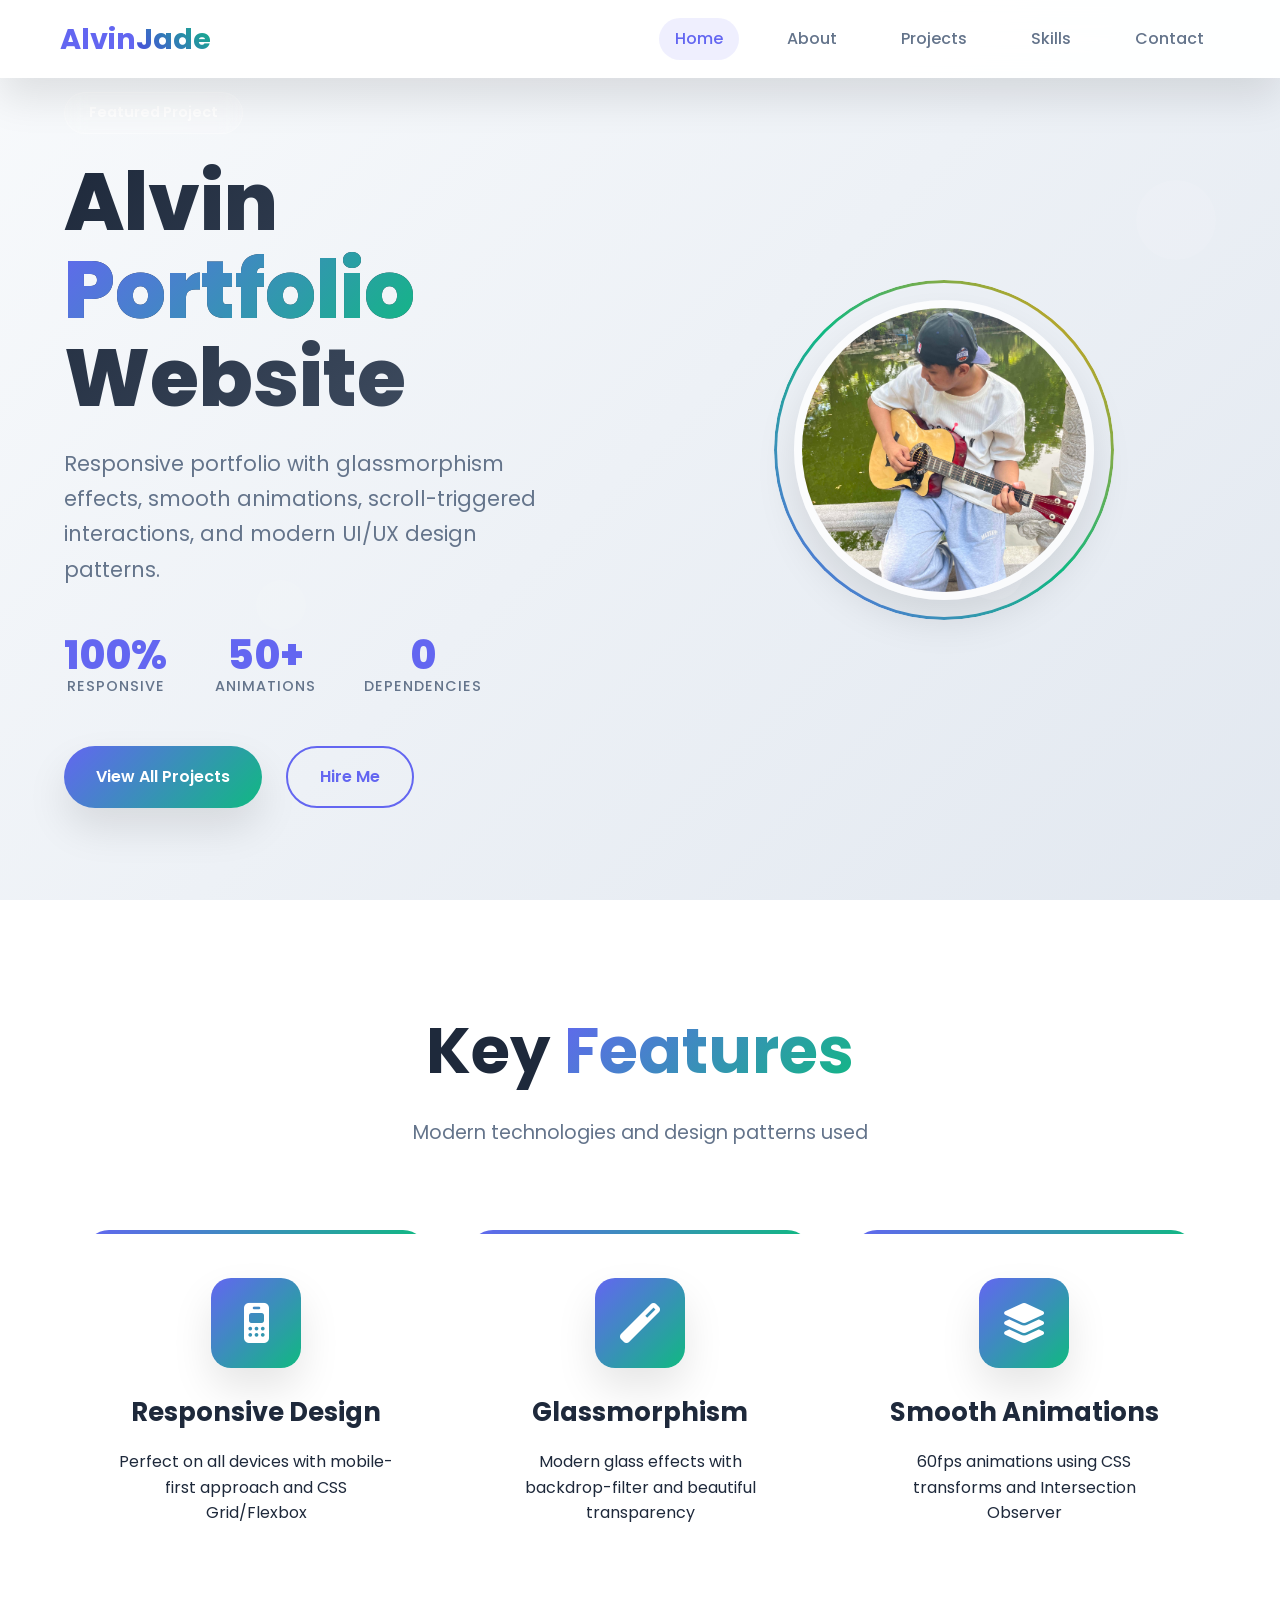
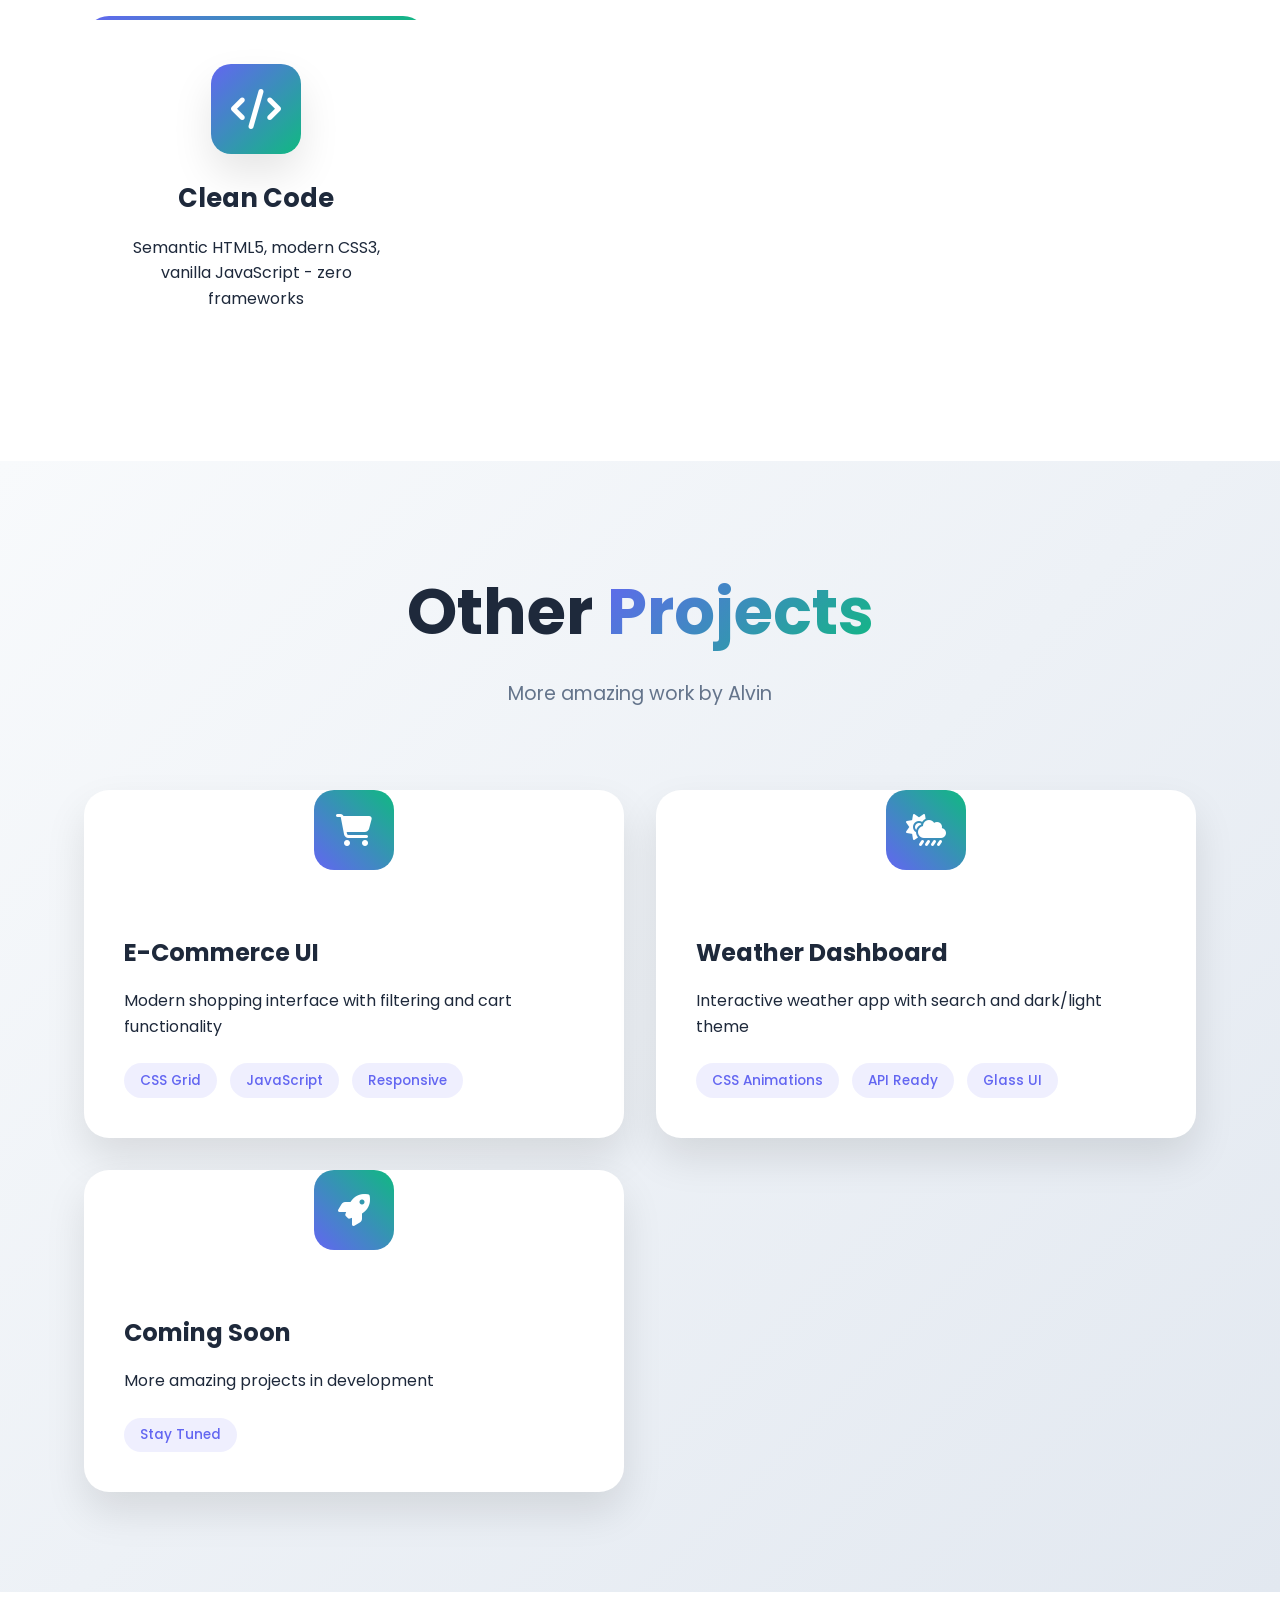
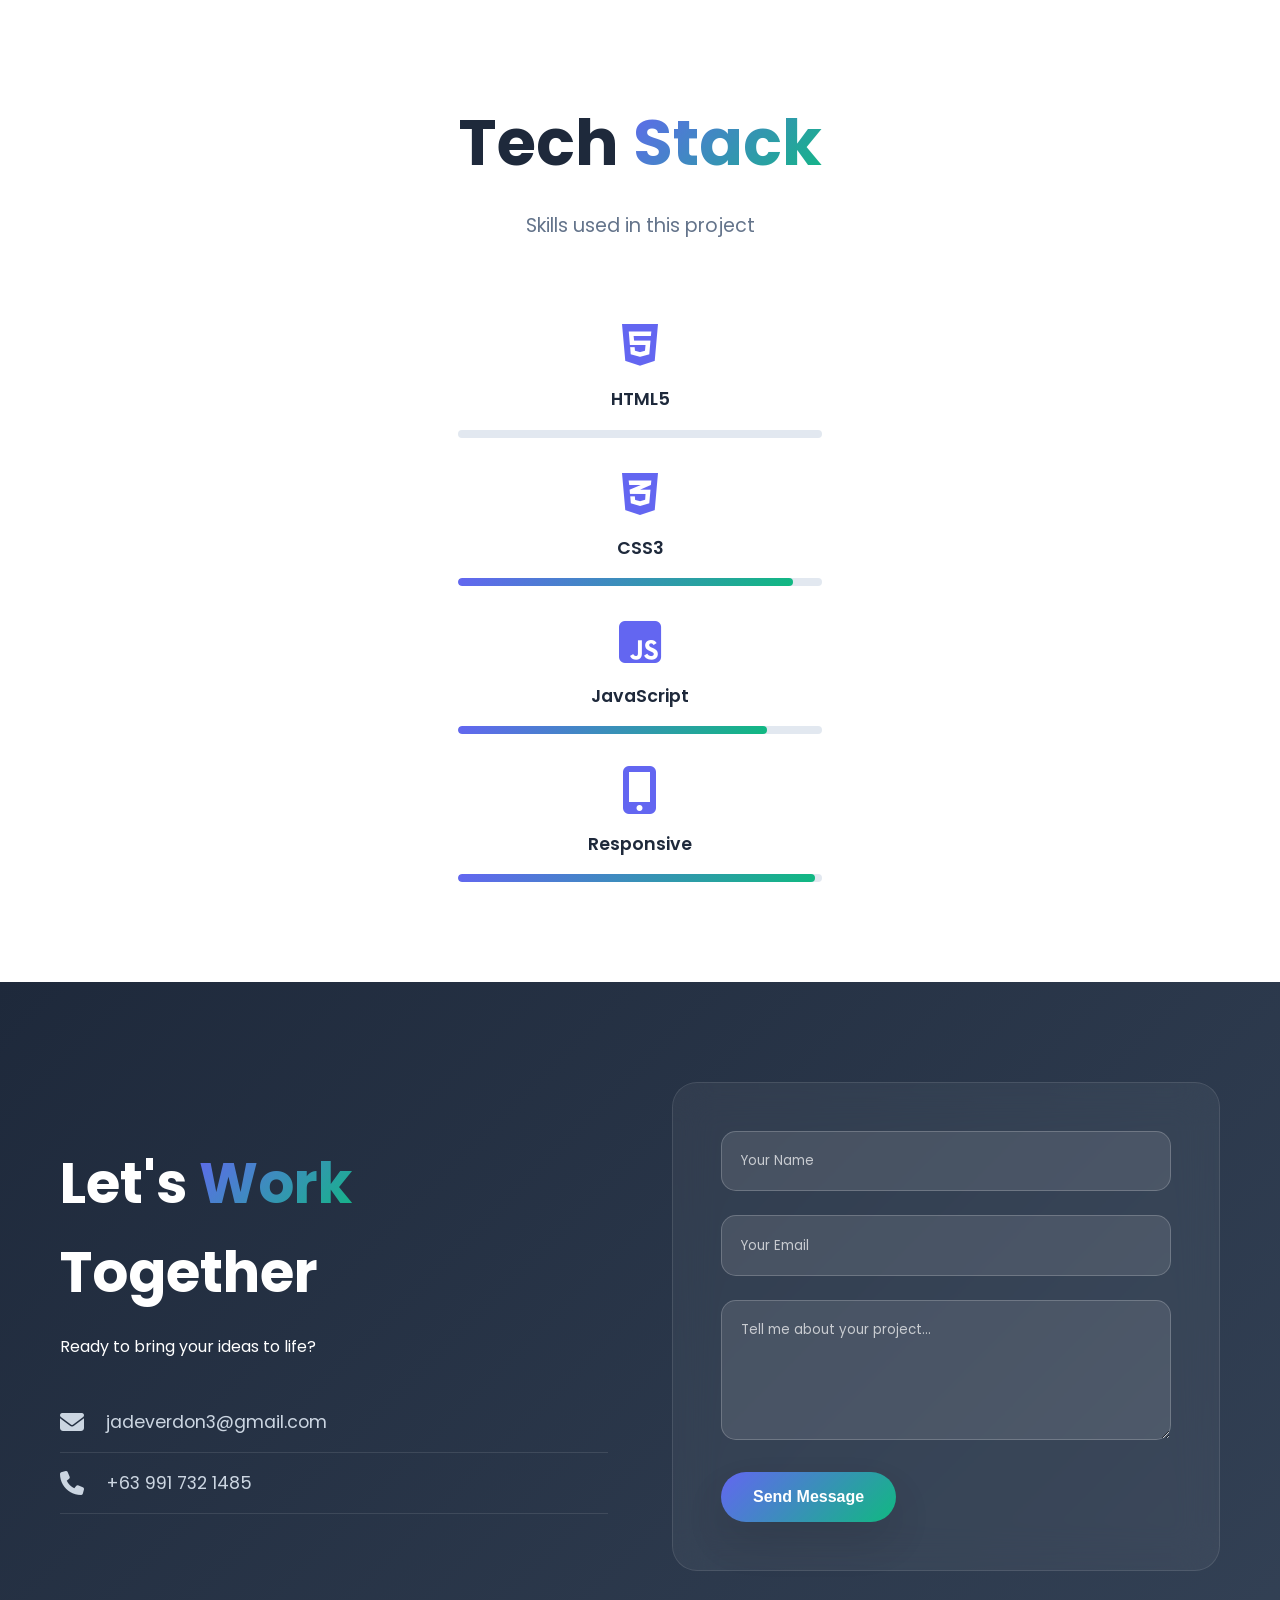
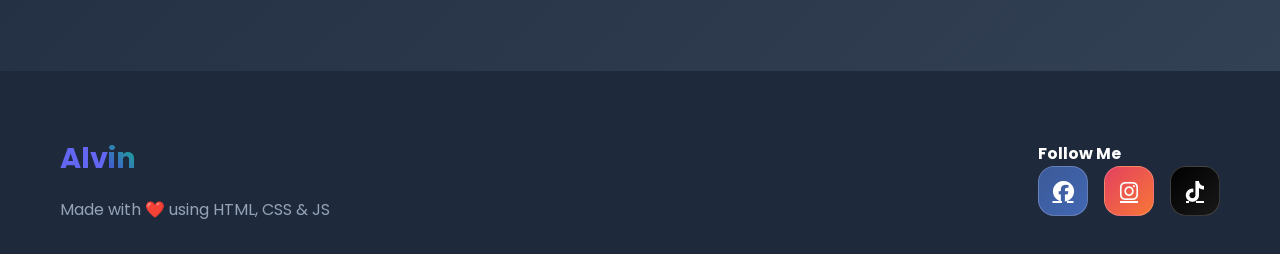
<file: index.html>
<!DOCTYPE html>
<html lang="en">

<head>
    <meta charset="UTF-8">
    <meta name="viewport" content="width=device-width, initial-scale=1.0">
    <title>Alvin's Portfolio</title>
    <link rel="preconnect" href="https://fonts.googleapis.com">
    <link rel="preconnect" href="https://fonts.gstatic.com" crossorigin>
    <link href="https://fonts.googleapis.com/css2?family=Poppins:wght@300;400;500;600;700&display=swap"
        rel="stylesheet">
    <link rel="stylesheet" href="https://cdnjs.cloudflare.com/ajax/libs/font-awesome/6.5.2/css/all.min.css">
    <link rel="stylesheet" href="portfolio.css">
</head>

<body>
    <!-- Loading Screen -->
    <div class="loader">
        <div class="loader-content">
            <div class="logo-loader">Alvin<span>Portfolio</span></div>
            <div class="loader-bar">
                <div class="loader-progress"></div>
            </div>
        </div>
    </div>

    <!-- Navbar -->
    <nav class="navbar">
        <div class="nav-container">
            <div class="logo">Alvin<span>Jade</span></div>
            <div class="nav-menu" id="navMenu">
                <a href="#hero" class="nav-link active">Home</a>
                <a href="#about" class="nav-link">About</a>
                <a href="#projects" class="nav-link">Projects</a>
                <a href="#skills" class="nav-link">Skills</a>
                <a href="#contact" class="nav-link">Contact</a>
            </div>
            <div class="nav-toggle" id="navToggle">
                <span></span>
                <span></span>
                <span></span>
            </div>
        </div>
    </nav>

    <!-- Hero Section -->
    <section class="hero" id="hero">
        <div class="hero-container">
            <div class="hero-content">
                <div class="hero-badge"> Featured Project</div>
                <h1 class="hero-title">
                    Alvin <span>Portfolio</span> Website
                </h1>
                <p class="hero-desc">
                    Responsive portfolio with glassmorphism effects, smooth animations,
                    scroll-triggered interactions, and modern UI/UX design patterns.
                </p>
                <div class="hero-stats">
                    <div class="stat-item">
                        <div class="stat-number">100%</div>
                        <div class="stat-label">Responsive</div>
                    </div>
                    <div class="stat-item">
                        <div class="stat-number">50+</div>
                        <div class="stat-label">Animations</div>
                    </div>
                    <div class="stat-item">
                        <div class="stat-number">0</div>
                        <div class="stat-label">Dependencies</div>
                    </div>
                </div>
                <div class="hero-buttons">
                    <a href="#projects" class="btn btn-primary">View All Projects</a>
                    <a href="#contact" class="btn btn-secondary">Hire Me</a>
                </div>
            </div>
            <div class="hero-image">
                <div class="profile-circle">
                    <img src="alvin.jpg" alt="Alvin Profile" class="profile-img">
                    <div class="profile-ring"></div>
                </div>

            </div>
        </div>
        <div class="floating-elements">
            <div class="float-el float-1"></div>
            <div class="float-el float-2"></div>
            <div class="float-el float-3"></div>
        </div>
        </div>
        </div>
    </section>

    <!-- Features Section -->
    <section class="features" id="about">
        <div class="container">
            <div class="section-header">
                <h2>Key <span>Features</span></h2>
                <p>Modern technologies and design patterns used</p>
            </div>
            <div class="features-grid">
                <div class="feature-card">
                    <div class="feature-icon">
                        <i class="fa-solid fa-mobile-retro"></i>
                    </div>
                    <h3>Responsive Design</h3>
                    <p>Perfect on all devices with mobile-first approach and CSS Grid/Flexbox</p>
                </div>
                <div class="feature-card">
                    <div class="feature-icon">
                        <i class="fa-solid fa-magic"></i>
                    </div>
                    <h3>Glassmorphism</h3>
                    <p>Modern glass effects with backdrop-filter and beautiful transparency</p>
                </div>
                <div class="feature-card">
                    <div class="feature-icon">
                        <i class="fa-solid fa-layer-group"></i>
                    </div>
                    <h3>Smooth Animations</h3>
                    <p>60fps animations using CSS transforms and Intersection Observer</p>
                </div>
                <div class="feature-card">
                    <div class="feature-icon">
                        <i class="fa-solid fa-code"></i>
                    </div>
                    <h3>Clean Code</h3>
                    <p>Semantic HTML5, modern CSS3, vanilla JavaScript - zero frameworks</p>
                </div>
            </div>
        </div>
    </section>

    <!-- Projects Showcase -->
    <section class="projects" id="projects">
        <div class="container">
            <div class="section-header">
                <h2>Other <span>Projects</span></h2>
                <p>More amazing work by Alvin</p>
            </div>
            <div class="projects-grid">
                <a href="ecommerce.html" class="project-card" target="_blank">
                    <div class="project-image">
                        <i class="fa-solid fa-cart-shopping"></i>
                    </div>
                    <div class="project-content">
                        <h3>E-Commerce UI</h3>
                        <p>Modern shopping interface with filtering and cart functionality</p>
                        <div class="project-tech">
                            <span>CSS Grid</span>
                            <span>JavaScript</span>
                            <span>Responsive</span>
                        </div>
                    </div>
                </a>
                <a href="weather.html" class="project-card" target="_blank">
                    <div class="project-image">
                        <i class="fa-solid fa-cloud-sun-rain"></i>
                    </div>
                    <div class="project-content">
                        <h3>Weather Dashboard</h3>
                        <p>Interactive weather app with search and dark/light theme</p>
                        <div class="project-tech">
                            <span>CSS Animations</span>
                            <span>API Ready</span>
                            <span>Glass UI</span>
                        </div>
                    </div>
                </a>
                <a href="comingsoon.html" class="project-card">
                    <div class="project-image">
                        <i class="fa-solid fa-rocket"></i>
                    </div>
                    <div class="project-content">
                        <h3>Coming Soon</h3>
                        <p>More amazing projects in development</p>
                        <div class="project-tech">
                            <span>Stay Tuned</span>
                        </div>
                    </div>
                </a>
            </div>
        </div>
    </section>

    <!-- Skills Section -->
    <section class="skills" id="skills">
        <div class="container">
            <div class="section-header">
                <h2>Tech <span>Stack</span></h2>
                <p>Skills used in this project</p>
            </div>
            <div class="skills-grid">
                <div class="skill-item">
                    <i class="fa-brands fa-html5"></i>
                    <span>HTML5</span>
                    <div class="skill-bar">
                        <div class="skill-progress" data-width="95"></div>
                    </div>
                </div>
                <div class="skill-item">
                    <i class="fa-brands fa-css3-alt"></i>
                    <span>CSS3</span>
                    <div class="skill-bar">
                        <div class="skill-progress" data-width="92"></div>
                    </div>
                </div>
                <div class="skill-item">
                    <i class="fa-brands fa-js-square"></i>
                    <span>JavaScript</span>
                    <div class="skill-bar">
                        <div class="skill-progress" data-width="85"></div>
                    </div>
                </div>
                <div class="skill-item">
                    <i class="fa-solid fa-mobile-alt"></i>
                    <span>Responsive</span>
                    <div class="skill-bar">
                        <div class="skill-progress" data-width="98"></div>
                    </div>
                </div>
            </div>
        </div>
    </section>

    <!-- Contact Section -->
    <section class="contact" id="contact">
        <div class="container">
            <div class="contact-content">
                <div class="contact-info">
                    <h2>Let's <span>Work</span> Together</h2>
                    <p>Ready to bring your ideas to life?</p>
                    <div class="contact-links">
                        <a href="mailto:jadeverdon3@gmail.com" class="contact-link">
                            <i class="fa-solid fa-envelope"></i>
                            <span>jadeverdon3@gmail.com</span>
                        </a>
                        <a href="tel:+639917321485" class="contact-link">
                            <i class="fa-solid fa-phone"></i>
                            <span>+63 991 732 1485</span>
                        </a>
                    </div>
                </div>
                <form class="contact-form">
                    <input type="text" placeholder="Your Name" required>
                    <input type="email" placeholder="Your Email" required>
                    <textarea rows="5" placeholder="Tell me about your project..." required></textarea>
                    <button type="submit" class="btn btn-primary">Send Message</button>
                </form>
            </div>
        </div>
    </section>

    <!-- Footer -->
    <footer class="footer">
        <div class="container">
            <div class="footer-content">
                <div class="footer-brand">
                    <div class="logo">Alv<span>in</span></div>
                    <p>Made with ❤️ using HTML, CSS & JS</p>
                </div>
                <div class="footer-section">
                    <h4>Follow Me</h4>
                    <div class="social-links">
                        <a href="https://facebook.com/" target="_blank"><i class="fa-brands fa-facebook"></i></a>
                        <a href="https://instagram.com/" target="_blank"><i class="fa-brands fa-instagram"></i></a>
                        <a href="https://tiktok.com/" target="_blank"><i class="fa-brands fa-tiktok"></i></a>
                    </div>
                </div>
            </div>
        </div>
    </footer>

    <script src="portfolio.js"></script>
</body>

</html>
</file>
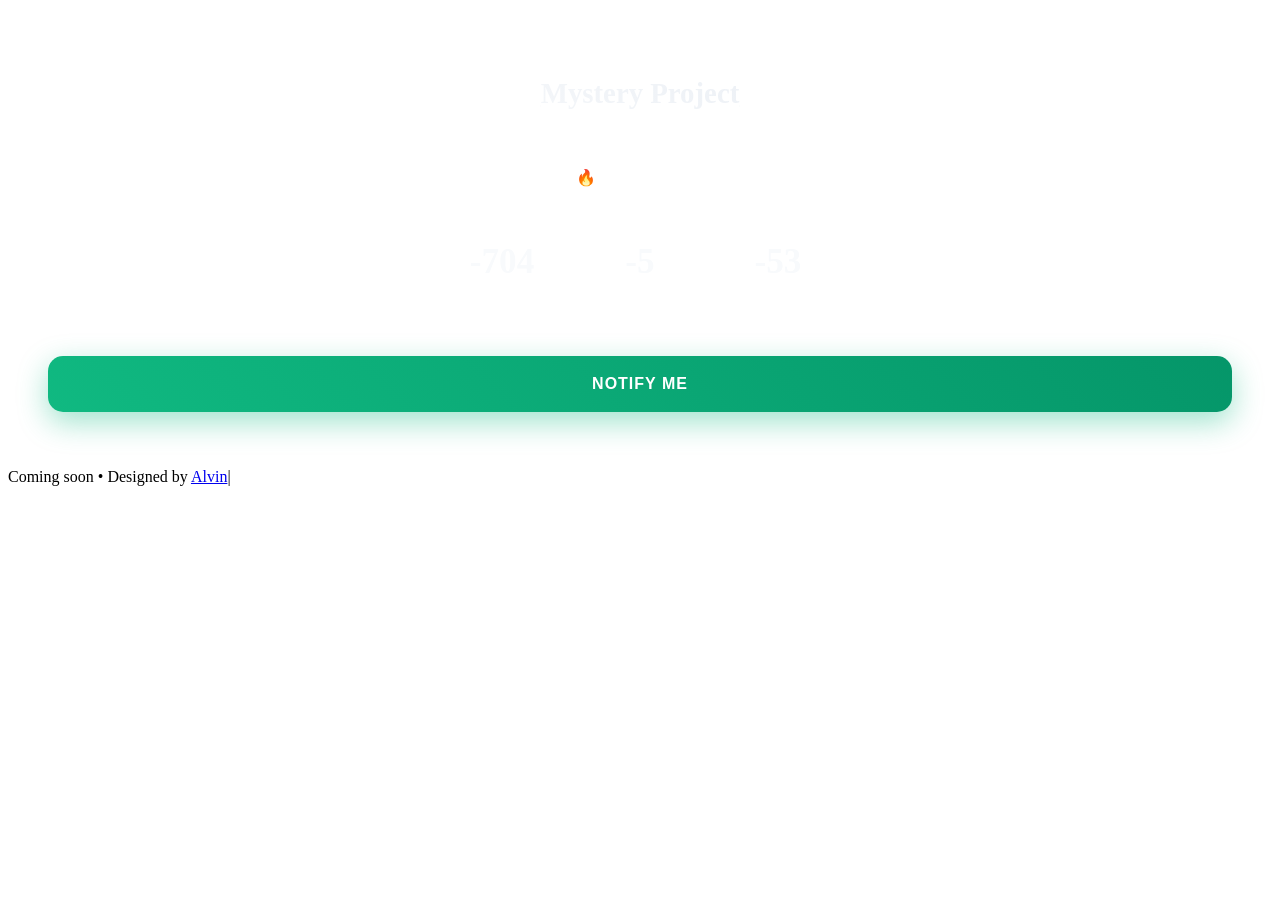
<file: comingsoon.html>
<html lang="en">
<head>
    <meta charset="UTF-8">
    <meta name="viewport" content="width=device-width, initial-scale=1.0">
    <title>Coming soon</title>
    <link rel="stylesheet" href="comingsoon.css">
</head>
<body>
    
</body>
</html>
<a href="portfolio.html" class="project-card coming-soon-card">
    <div class="project-image">
        <i class="fa-solid fa-rocket"></i>
        <div class="coming-soon-badge">Coming Soon</div>
    </div>
    <div class="project-content">
        <h3>Mystery Project</h3>
        <p>Something amazing is coming... Stay tuned!</p>
        <div class="project-tech">
            <span>🔥</span>
            <span>Top Secret</span>
            <span>2026</span>
        </div>
        <div class="countdown">
            <div class="count-item">
                <span class="count-number" id="days">12</span>
                <span class="count-label">Days</span>
            </div>
            <div class="count-item">
                <span class="count-number" id="hours">15</span>
                <span class="count-label">Hours</span>
            </div>
            <div class="count-item">
                <span class="count-number" id="minutes">32</span>
                <span class="count-label">Minutes</span>
            </div>
        </div>
        <button class="notify-btn">Notify Me</button>
    </div>
</a>
 <!-- Footer -->
    <footer class="footer">
        <div class="container">
            <p>Coming soon • Designed by <a href="index.html">Alvin</a>|</p>
        </div>
    </footer>
     <script src="comingsoon.js"></script>
</body>
</html>
</file>
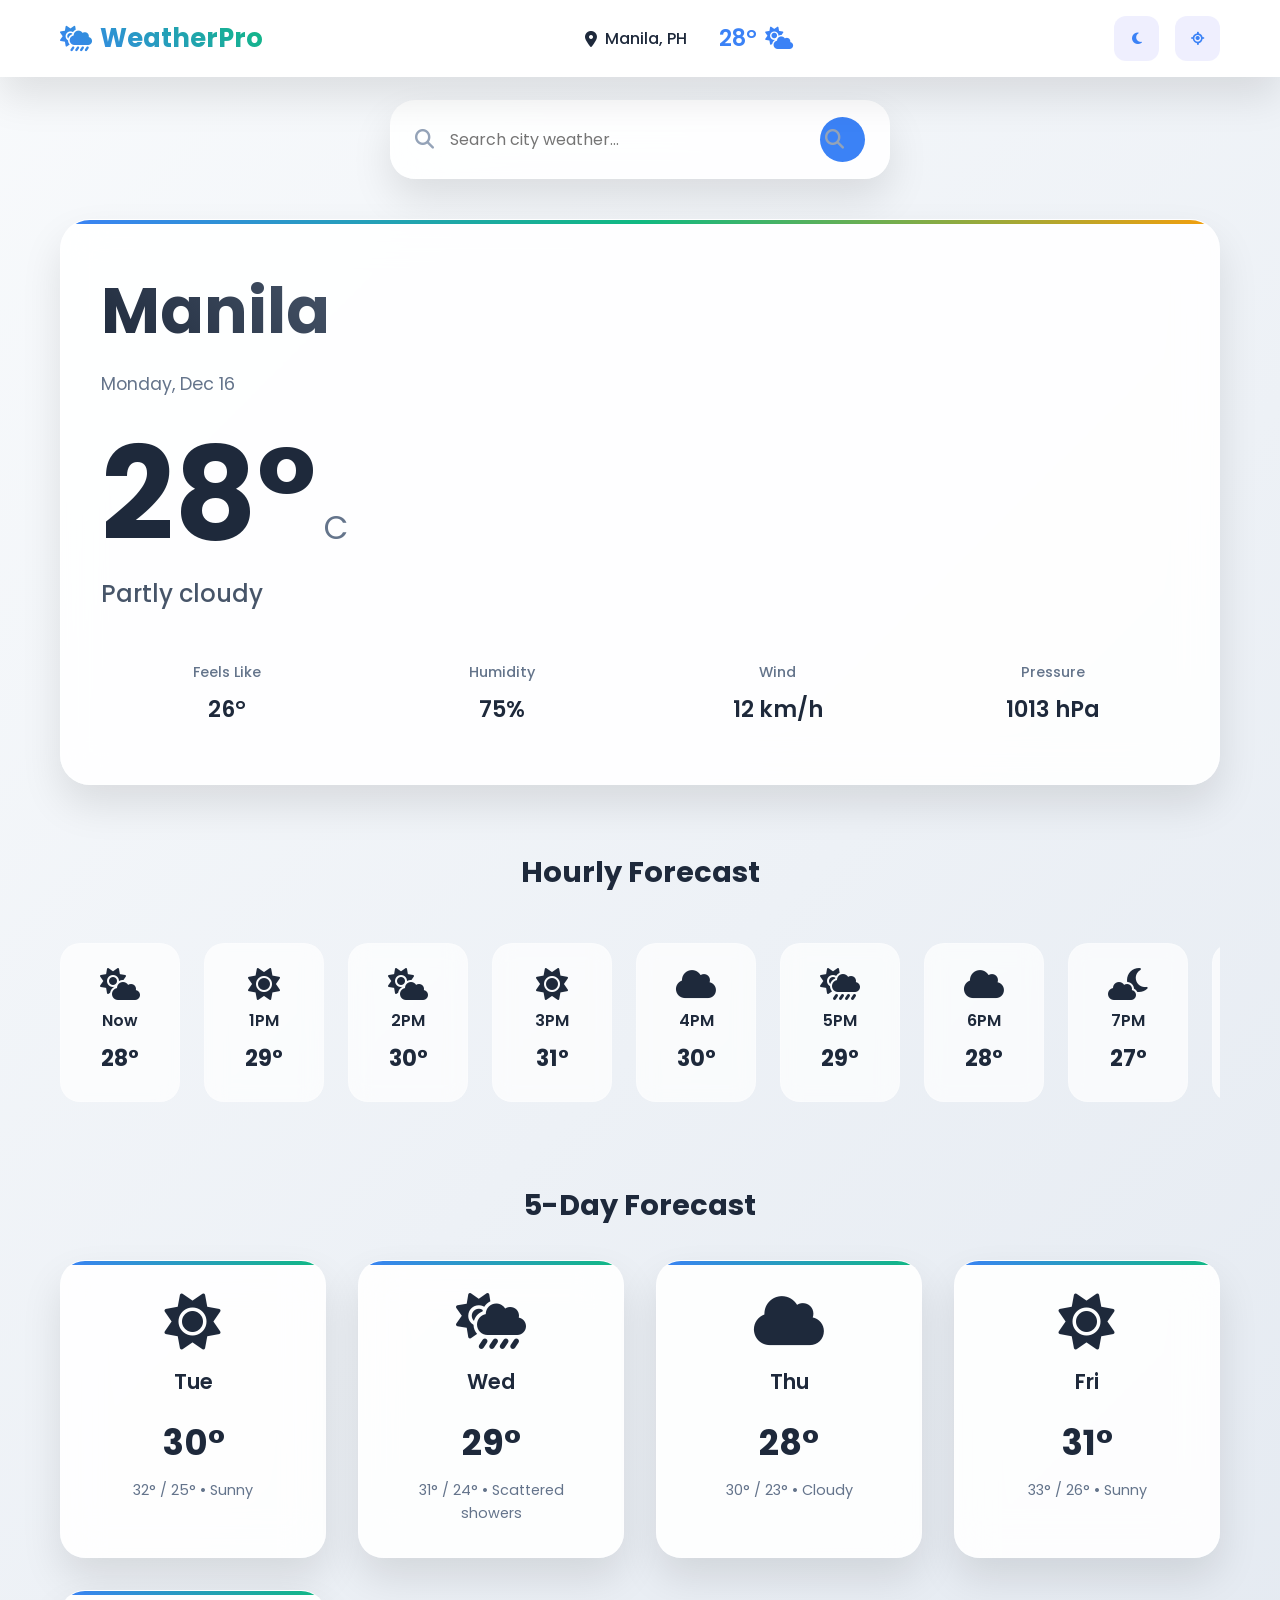
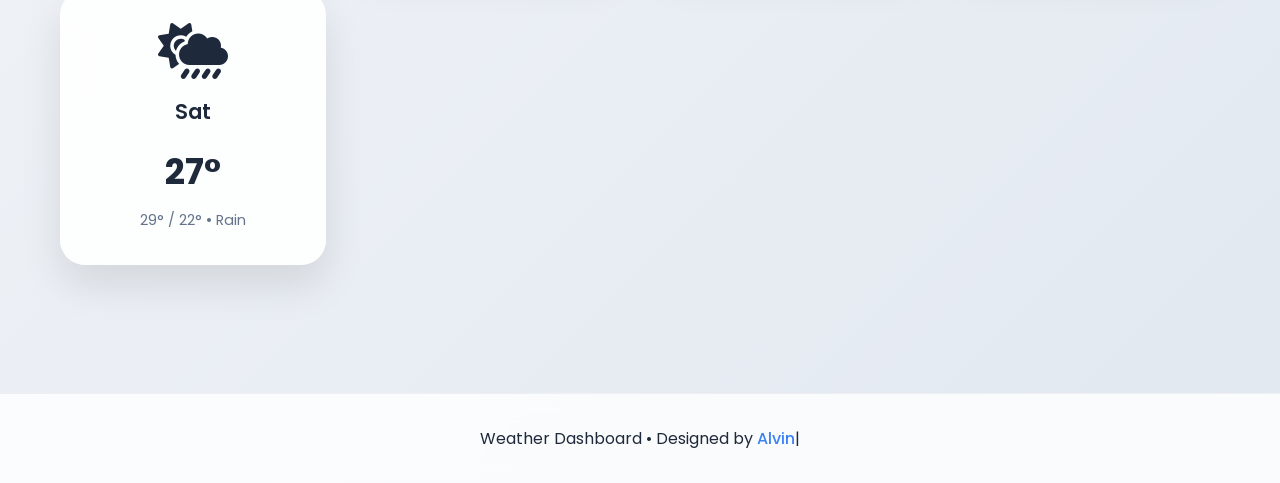
<file: weather.html>
<!DOCTYPE html>
<html lang="en">
<head>
    <meta charset="UTF-8">
    <meta name="viewport" content="width=device-width, initial-scale=1.0">
    <title>Weather Dashboard - Alvin Portfolio</title>
    <link rel="preconnect" href="https://fonts.googleapis.com">
    <link rel="preconnect" href="https://fonts.gstatic.com" crossorigin>
    <link href="https://fonts.googleapis.com/css2?family=Poppins:wght@300;400;500;600;700&display=swap" rel="stylesheet">
    <link rel="stylesheet" href="https://cdnjs.cloudflare.com/ajax/libs/font-awesome/6.5.2/css/all.min.css">
    <link rel="stylesheet" href="weather.css">
</head>
<body>
    <!-- Loading Screen -->
    <div class="loader">
        <div class="loader-circle">
            <i class="fa-solid fa-cloud-sun"></i>
        </div>
    </div>

    <!-- Header -->
    <header class="header">
        <div class="container">
            <div class="logo">
                <i class="fa-solid fa-cloud-sun-rain"></i>
                WeatherPro
            </div>
            <div class="header-center">
                <div class="current-location">
                    <i class="fa-solid fa-location-dot"></i>
                    <span id="currentCity">Manila, PH</span>
                </div>
                <div class="current-temp">
                    <span id="currentTemp">28°</span>
                    <i id="currentIcon" class="fa-solid fa-cloud-sun"></i>
                </div>
            </div>
            <div class="header-actions">
                <button class="theme-toggle" id="themeToggle">
                    <i class="fa-solid fa-moon"></i>
                </button>
                <button class="location-btn" id="locationBtn">
                    <i class="fa-solid fa-location-crosshairs"></i>
                </button>
            </div>
        </div>
    </header>

    <!-- Search Section -->
    <section class="search-section">
        <div class="container">
            <div class="search-box">
                <i class="fa-solid fa-magnifying-glass"></i>
                <input type="text" id="searchInput" placeholder="Search city weather...">
                <button id="searchBtn">
                    <i class="fa-solid fa-search"></i>
                </button>
            </div>
            <div class="search-suggestions" id="suggestions"></div>
        </div>
    </section>

    <!-- Main Dashboard -->
    <main class="dashboard">
        <div class="container">
            <!-- Current Weather -->
            <section class="current-weather">
                <div class="weather-card large-card">
                    <div class="weather-header">
                        <div class="location-info">
                            <h1 id="mainCity">Manila</h1>
                            <p id="mainDate">Monday, Dec 16</p>
                        </div>
                        <div class="weather-icon large-icon">
                            <i id="mainIcon" class="fa-solid fa-cloud-sun"></i>
                        </div>
                    </div>
                    <div class="weather-main">
                        <div class="temp-main">
                            <span id="mainTemp">28°</span>
                            <span class="temp-unit">C</span>
                        </div>
                        <div class="weather-desc" id="mainDesc">Partly cloudy</div>
                    </div>
                    <div class="weather-details-grid">
                        <div class="detail-item">
                            <span class="detail-label">Feels Like</span>
                            <span id="feelsLike" class="detail-value">26°</span>
                        </div>
                        <div class="detail-item">
                            <span class="detail-label">Humidity</span>
                            <span id="humidity" class="detail-value">75%</span>
                        </div>
                        <div class="detail-item">
                            <span class="detail-label">Wind</span>
                            <span id="windSpeed" class="detail-value">12 km/h</span>
                        </div>
                        <div class="detail-item">
                            <span class="detail-label">Pressure</span>
                            <span id="pressure" class="detail-value">1013 hPa</span>
                        </div>
                    </div>
                </div>
            </section>

            <!-- Hourly Forecast -->
            <section class="hourly-forecast">
                <h2>Hourly Forecast</h2>
                <div class="hourly-scroll">
                    <div class="hourly-grid" id="hourlyForecast">
                        <!-- Hourly items populated by JS -->
                    </div>
                </div>
            </section>

            <!-- 5-Day Forecast -->
            <section class="forecast-grid">
                <h2>5-Day Forecast</h2>
                <div class="forecast-cards" id="dailyForecast">
                    <!-- Daily forecast cards populated by JS -->
                </div>
            </section>
        </div>
    </main>

    <!-- Footer -->
    <footer class="footer">
        <div class="container">
            <p>Weather Dashboard • Designed by <a href="index.html">Alvin</a>|</p>
        </div>
    </footer>

    <script src="weather.js"></script>
</body>
</html>
</file>
<file: portfolio.css>
* {
    margin: 0;
    padding: 0;
    box-sizing: border-box;
}

:root {
    --primary: #6366f1;
    --primary-dark: #4f46e5;
    --secondary: #10b981;
    --accent: #f59e0b;
    --dark: #1e293b;
    --light: #f8fafc;
    --glass: rgba(255, 255, 255, 0.1);
    --shadow: 0 20px 40px rgba(0, 0, 0, 0.1);
    --shadow-lg: 0 30px 60px rgba(0, 0, 0, 0.15);
    --gradient: linear-gradient(135deg, var(--primary), var(--secondary));
}

html {
    scroll-behavior: smooth;
}

body {
    font-family: 'Poppins', sans-serif;
    line-height: 1.6;
    color: var(--dark);
    overflow-x: hidden;
}

.container {
    max-width: 1200px;
    margin: 0 auto;
    padding: 0 20px;
}

/* LOADER */
.loader {
    position: fixed;
    top: 0;
    left: 0;
    width: 100%;
    height: 100%;
    background: var(--gradient);
    display: flex;
    align-items: center;
    justify-content: center;
    z-index: 9999;
    transition: all 0.8s ease;
}

.loader-content {
    text-align: center;
    color: white;
}

.logo-loader {
    font-size: 3rem;
    font-weight: 700;
    margin-bottom: 2rem;
}

.logo-loader span {
    color: #ffffff;
}

.loader-bar {
    width: 300px;
    height: 4px;
    background: rgba(255, 255, 255, 0.3);
    border-radius: 2px;
    overflow: hidden;
    margin: 0 auto;
}

.loader-progress {
    height: 100%;
    background: white;
    border-radius: 2px;
    width: 0%;
    animation: load 2s ease-out forwards;
}

@keyframes load {
    0% { width: 0%; }
    100% { width: 100%; }
}

/* NAVBAR */
.navbar {
    position: fixed;
    top: 0;
    width: 100%;
    background: rgba(255, 255, 255, 0.95);
    backdrop-filter: blur(20px);
    z-index: 1000;
    transition: all 0.3s ease;
    box-shadow: var(--shadow);
}

.navbar.scrolled {
    background: rgba(255, 255, 255, 0.98);
    box-shadow: var(--shadow-lg);
}

.nav-container {
    max-width: 1200px;
    margin: 0 auto;
    padding: 1rem 20px;
    display: flex;
    justify-content: space-between;
    align-items: center;
}

.logo {
    font-size: 1.8rem;
    font-weight: 700;
    color: var(--primary);
}

.logo span {
    background: linear-gradient(45deg, var(--primary-dark), var(--secondary));
    -webkit-background-clip: text;
    -webkit-text-fill-color: transparent;
    background-clip: text;
}

.nav-menu {
    display: flex;
    gap: 2rem;
    align-items: center;
}

.nav-link {
    text-decoration: none;
    color: #64748b;
    font-weight: 500;
    padding: 0.5rem 1rem;
    border-radius: 25px;
    transition: all 0.3s ease;
    position: relative;
}

.nav-link.active,
.nav-link:hover {
    color: var(--primary);
    background: rgba(99, 102, 241, 0.1);
}

.nav-toggle {
    display: none;
    flex-direction: column;
    gap: 4px;
    cursor: pointer;
}

.nav-toggle span {
    width: 25px;
    height: 3px;
    background: var(--dark);
    transition: 0.3s;
}

/* HERO */
.hero {
    min-height: 100vh;
    display: flex;
    align-items: center;
    padding: 120px 20px 80px;
    background: linear-gradient(135deg, var(--light) 0%, #e2e8f0 100%);
    position: relative;
    overflow: hidden;
}

.hero::before {
    content: '';
    position: absolute;
    top: 0;
    left: 0;
    right: 0;
    height: 400px;
    background: var(--gradient);
    transform: skewY(-3deg);
    z-index: -1;
}

.hero-container {
    max-width: 1200px;
    margin: 0 auto;
    display: grid;
    grid-template-columns: 1fr 1fr;
    gap: 4rem;
    align-items: center;
}

.hero-badge {
    background: rgba(255, 255, 255, 0.2);
    backdrop-filter: blur(10px);
    padding: 0.5rem 1.5rem;
    border-radius: 50px;
    font-size: 0.9rem;
    font-weight: 600;
    color: white;
    display: inline-block;
    margin-bottom: 1.5rem;
    border: 1px solid rgba(255, 255, 255, 0.3);
}

.hero-title {
    font-size: clamp(3rem, 7vw, 5rem);
    font-weight: 800;
    line-height: 1.1;
    margin-bottom: 1.5rem;
    background: linear-gradient(135deg, var(--dark), #475569);
    -webkit-background-clip: text;
    -webkit-text-fill-color: transparent;
    background-clip: text;
}

.hero-title span {
    background: var(--gradient);
    -webkit-background-clip: text;
    -webkit-text-fill-color: transparent;
    background-clip: text;
}

.hero-desc {
    font-size: 1.3rem;
    color: #64748b;
    margin-bottom: 3rem;
    line-height: 1.7;
    max-width: 500px;
}

.hero-stats {
    display: flex;
    gap: 3rem;
    margin-bottom: 3rem;
}

.stat-item {
    text-align: center;
}

.stat-number {
    font-size: 2.5rem;
    font-weight: 800;
    color: var(--primary);
    display: block;
    line-height: 1;
}

.stat-label {
    font-size: 0.9rem;
    color: #64748b;
    font-weight: 500;
    text-transform: uppercase;
    letter-spacing: 1px;
}

.hero-buttons {
    display: flex;
    gap: 1.5rem;
    flex-wrap: wrap;
}

.btn {
    padding: 1.2rem 2.5rem;
    border-radius: 50px;
    font-weight: 600;
    text-decoration: none;
    display: inline-flex;
    align-items: center;
    gap: 0.8rem;
    font-size: 1rem;
    transition: all 0.3s cubic-bezier(0.4, 0, 0.2, 1);
    border: none;
    cursor: pointer;
    position: relative;
    overflow: hidden;
}

.btn-primary {
    background: var(--gradient);
    color: white;
    box-shadow: var(--shadow);
}

.btn-primary:hover {
    transform: translateY(-5px) scale(1.02);
    box-shadow: 0 25px 50px rgba(99, 102, 241, 0.4);
}

.btn-secondary {
    background: transparent;
    color: var(--primary);
    border: 2px solid var(--primary);
}

.btn-secondary:hover {
    background: var(--primary);
    color: white;
    transform: translateY(-5px);
}

/* MOCKUP */
.hero-mockup {
    position: relative;
    display: flex;
    justify-content: center;
    align-items: center;
}

.device-macbook {
    width: 100%;
    max-width: 600px;
}

.screen {
    background: #1a1a2e;
    border-radius: 20px;
    padding: 20px;
    box-shadow: inset 0 10px 30px rgba(0, 0, 0, 0.3);
    position: relative;
    overflow: hidden;
}

.portfolio-preview {
    height: 350px;
    background: linear-gradient(135deg, #667eea 0%, #764ba2 50%, #f093fb 100%);
    border-radius: 15px;
    position: relative;
    overflow: hidden;
}

.preview-header {
    height: 60px;
    background: rgba(255, 255, 255, 0.1);
    backdrop-filter: blur(10px);
}

.preview-content {
    height: calc(100% - 120px);
    padding: 20px;
    display: flex;
    flex-direction: column;
    justify-content: center;
    align-items: center;
    color: white;
    position: relative;
}

.preview-footer {
    height: 60px;
    background: rgba(0, 0, 0, 0.2);
}

.floating-elements {
    position: absolute;
    width: 100%;
    height: 100%;
    pointer-events: none;
}

.float-el {
    position: absolute;
    background: rgba(255, 255, 255, 0.1);
    border-radius: 50%;
    animation: float 6s ease-in-out infinite;
}

.float-1 {
    width: 80px;
    height: 80px;
    top: 20%;
    right: 10%;
    animation-delay: 0s;
}

.float-2 {
    width: 50px;
    height: 50px;
    bottom: 30%;
    left: 15%;
    animation-delay: 2s;
}

.float-3 {
    width: 60px;
    height: 60px;
    top: 60%;
    right: 25%;
    animation-delay: 4s;
}

@keyframes float {
    0%, 100% { transform: translateY(0px) rotate(0deg); }
    50% { transform: translateY(-20px) rotate(180deg); }
}

/* SECTIONS */
section {
    padding: 100px 0;
}

.section-header {
    text-align: center;
    margin-bottom: 5rem;
}

.section-header h2 {
    font-size: clamp(2.5rem, 5vw, 4rem);
    font-weight: 700;
    margin-bottom: 1rem;
}

.section-header h2 span {
    background: var(--gradient);
    -webkit-background-clip: text;
    -webkit-text-fill-color: transparent;
    background-clip: text;
}

.section-header p {
    font-size: 1.2rem;
    color: #64748b;
    max-width: 600px;
    margin: 0 auto;
}

/* FEATURES */
.features {
    background: white;
}

.features-grid {
    display: grid;
    grid-template-columns: repeat(auto-fit, minmax(280px, 1fr));
    gap: 2.5rem;
}

.feature-card {
    background: rgba(255, 255, 255, 0.7);
    backdrop-filter: blur(20px);
    border-radius: 25px;
    padding: 3rem 2rem;
    text-align: center;
    transition: all 0.4s ease;
    border: 1px solid rgba(255, 255, 255, 0.3);
    position: relative;
    overflow: hidden;
}

.feature-card::before {
    content: '';
    position: absolute;
    top: 0;
    left: 0;
    right: 0;
    height: 4px;
    background: var(--gradient);
}

.feature-card:hover {
    transform: translateY(-15px);
    box-shadow: var(--shadow-lg);
}

.feature-icon {
    width: 90px;
    height: 90px;
    background: var(--gradient);
    border-radius: 20px;
    display: flex;
    align-items: center;
    justify-content: center;
    margin: 0 auto 1.5rem;
    font-size: 2.5rem;
    color: white;
    box-shadow: var(--shadow);
}

.feature-card h3 {
    font-size: 1.6rem;
    margin-bottom: 1rem;
    color: var(--dark);
}

/* PROJECTS */
.projects {
    background: linear-gradient(135deg, #f8fafc 0%, #e2e8f0 100%);
}

.projects-grid {
    display: grid;
    grid-template-columns: repeat(auto-fit, minmax(350px, 1fr));
    gap: 2.5rem;
}

.project-card {
    background: white;
    border-radius: 25px;
    overflow: hidden;
    box-shadow: var(--shadow);
    transition: all 0.4s ease;
    text-decoration: none;
    color: inherit;
    display: block;
    position: relative;
}

.project-card:hover {
    transform: translateY(-15px);
    box-shadow: var(--shadow-lg);
}

.project-image {
    height: 200px;
    background: var(--gradient);
    display: flex;
    align-items: center;
    justify-content: center;
    font-size: 4rem;
    color: white;
    position: relative;
    overflow: hidden;
}

.project-image::before {
    content: '';
    position: absolute;
    top: 0;
    left: -100%;
    width: 100%;
    height: 100%;
    background: linear-gradient(90deg, transparent, rgba(255,255,255,0.4), transparent);
    transition: left 0.6s;
}

.project-card:hover .project-image::before {
    left: 100%;
}

.project-content {
    padding: 2.5rem;
}

.project-content h3 {
    font-size: 1.5rem;
    margin-bottom: 1rem;
    color: var(--dark);
}

.project-tech {
    display: flex;
    flex-wrap: wrap;
    gap: 0.8rem;
    margin-top: 1.5rem;
}

.project-tech span {
    background: rgba(99, 102, 241, 0.1);
    color: var(--primary);
    padding: 0.4rem 1rem;
    border-radius: 20px;
    font-size: 0.85rem;
    font-weight: 500;
}

/* SKILLS */
.skills {
    background: white;
}

.skills-grid {
    display: grid;
    grid-template-columns: repeat(auto-fit, minmax(250px, 1fr));
    gap: 2rem;
}

.skill-item {
    display: flex;
    flex-direction: column;
    gap: 1rem;
}

.skill-item i {
    font-size: 3rem;
    color: var(--primary);
    align-self: center;
}

.skill-item span {
    font-weight: 600;
    font-size: 1.1rem;
    text-align: center;
}

.skill-bar {
    height: 8px;
    background: #e2e8f0;
    border-radius: 4px;
    overflow: hidden;
}

.skill-progress {
    height: 100%;
    background: var(--gradient);
    border-radius: 4px;
    width: 0%;
    transition: width 2s ease-out;
}

/* CONTACT */
.contact {
    background: linear-gradient(135deg, var(--dark) 0%, #334155 100%);
    color: white;
}

.contact-content {
    display: grid;
    grid-template-columns: 1fr 1fr;
    gap: 4rem;
    align-items: center;
}

.contact-info h2 {
    font-size: 3.5rem;
    margin-bottom: 1rem;
}

.contact-info h2 span {
    background: var(--gradient);
    -webkit-background-clip: text;
    -webkit-text-fill-color: transparent;
    background-clip: text;
}

.contact-links {
    margin-top: 2rem;
}

.contact-link {
    display: flex;
    align-items: center;
    gap: 1rem;
    color: #cbd5e1;
    text-decoration: none;
    font-size: 1.1rem;
    padding: 1rem 0;
    border-bottom: 1px solid rgba(255, 255, 255, 0.1);
    transition: all 0.3s ease;
}

.contact-link:hover {
    color: white;
    padding-left: 1.5rem;
}

.contact-link i {
    font-size: 1.5rem;
    width: 30px;
}

.contact-form {
    background: rgba(255, 255, 255, 0.05);
    backdrop-filter: blur(20px);
    padding: 3rem;
    border-radius: 25px;
    border: 1px solid rgba(255, 255, 255, 0.1);
}

.contact-form input,
.contact-form textarea {
    width: 100%;
    padding: 1.2rem;
    margin-bottom: 1.5rem;
    border: 1px solid rgba(255, 255, 255, 0.2);
    border-radius: 15px;
    background: rgba(255, 255, 255, 0.1);
    color: white;
    font-family: inherit;
    transition: all 0.3s ease;
}

.contact-form input::placeholder,
.contact-form textarea::placeholder {
    color: rgba(255, 255, 255, 0.7);
}

.contact-form input:focus,
.contact-form textarea:focus {
    outline: none;
    border-color: var(--primary);
    box-shadow: 0 0 0 3px rgba(99, 102, 241, 0.2);
    background: rgba(255, 255, 255, 0.15);
}

/* FOOTER */
.footer {
    background: var(--dark);
    color: white;
    padding: 4rem 0 2rem;
}

.footer-content {
    display: grid;
    grid-template-columns: 1fr auto;
    gap: 3rem;
    align-items: center;
}

.footer-brand p {
    color: #94a3b8;
    margin-top: 1rem;
}

/* SOCIAL LINKS */
.social-links {
    display: flex;
    gap: 1rem;
}

.social-links a {
    width: 50px;
    height: 50px;
    background: rgba(255, 255, 255, 0.1);
    backdrop-filter: blur(10px);
    border-radius: 16px;
    display: flex;
    align-items: center;
    justify-content: center;
    color: white;
    font-size: 1.3rem;
    transition: all 0.4s cubic-bezier(0.4, 0, 0.2, 1);
    position: relative;
    overflow: hidden;
    border: 1px solid rgba(255, 255, 255, 0.2);
}

.social-links a[href*="facebook"] {
    background: linear-gradient(135deg, #3b5998, #4267b2);
}

.social-links a[href*="instagram"] {
    background: linear-gradient(135deg, #e4405f, #f77737);
}

.social-links a[href*="tiktok"] {
    background: linear-gradient(135deg, #000000, #191919);
}

.social-links a:hover {
    transform: translateY(-8px) scale(1.05);
    box-shadow: 0 20px 40px rgba(0, 0, 0, 0.3);
}

/* RESPONSIVE */
@media (max-width: 768px) {
    .nav-toggle {
        display: flex;
    }
    
    .nav-menu {
        display: none;
        position: absolute;
        top: 100%;
        left: 0;
        width: 100%;
        background: white;
        flex-direction: column;
        padding: 2rem;
        box-shadow: var(--shadow);
    }
    
    .nav-menu.active {
        display: flex;
    }
    
    .hero-container {
        grid-template-columns: 1fr;
        text-align: center;
        gap: 3rem;
    }
    
    .hero-stats {
        justify-content: center;
    }
    
    .contact-content {
        grid-template-columns: 1fr;
        gap: 3rem;
        text-align: center;
    }
    
    .footer-content {
        grid-template-columns: 1fr;
        text-align: center;
    }
}

@media (max-width: 480px) {
    .hero-buttons {
        flex-direction: column;
        align-items: center;
    }
    
    .projects-grid {
        grid-template-columns: 1fr;
    }
}

/* HERO */
.hero {
    min-height: 100vh;
    display: flex;
    align-items: center;
    padding: 0 5%;
    background: linear-gradient(135deg, var(--light) 0%, #e2e8f0 100%);
    position: relative;
    overflow: hidden;
}

.hero::before {
    content: '';
    position: absolute;
    top: 0;
    left: 0;
    right: 0;
    bottom: 0;
    background: url('data:image/svg+xml,<svg xmlns="http://www.w3.org/2000/svg" viewBox="0 0 1000 1000"><defs><pattern id="grain" width="100" height="100" patternUnits="userSpaceOnUse"><circle cx="25" cy="25" r="1" fill="rgba(0,0,0,0.03)"/><circle cx="75" cy="75" r="1" fill="rgba(0,0,0,0.02)"/></pattern></defs><rect width="100%" height="100%" fill="url(%23grain)"/></svg>');
    pointer-events: none;
}

.hero-text {
    flex: 1;
    max-width: 600px;
    animation: slideInLeft 1s ease-out;
}

.hero-text h3 {
    font-size: 1.2rem;
    color: var(--primary);
    font-weight: 500;
    margin-bottom: 1rem;
}

.hero-text h1 {
    font-size: clamp(2.5rem, 5vw, 4rem);
    font-weight: 700;
    margin-bottom: 1.5rem;
    line-height: 1.2;
}

.hero-text h1 span {
    background: linear-gradient(45deg, var(--primary), var(--secondary));
    -webkit-background-clip: text;
    -webkit-text-fill-color: transparent;
    background-clip: text;
}

.hero-text p {
    font-size: 1.1rem;
    color: #666;
    margin-bottom: 2rem;
    line-height: 1.8;
}

.buttons {
    display: flex;
    gap: 1rem;
    flex-wrap: wrap;
}

.btn {
    padding: 1rem 2rem;
    text-decoration: none;
    border-radius: 50px;
    font-weight: 600;
    font-size: 1rem;
    transition: all 0.3s ease;
    display: inline-flex;
    align-items: center;
    gap: 0.5rem;
}

.primary-btn {
    background: linear-gradient(45deg, var(--primary), var(--primary-dark));
    color: white;
    box-shadow: var(--shadow);
}

.primary-btn:hover {
    transform: translateY(-3px);
    box-shadow: 0 25px 50px rgba(99, 102, 241, 0.4);
}

.secondary-btn {
    background: transparent;
    color: var(--primary);
    border: 2px solid var(--primary);
}

.secondary-btn:hover {
    background: var(--primary);
    color: white;
    transform: translateY(-3px);
}

.hero-image {
    flex: 1;
    display: flex;
    justify-content: center;
    align-items: center;
    position: relative;
    animation: slideInRight 1s ease-out;
}

.profile-circle {
    position: relative;
    width: 300px;
    height: 300px;
}

.profile-img {
    width: 100%;
    height: 100%;
    object-fit: cover;
    border-radius: 50%;
    border: 8px solid rgba(255, 255, 255, 0.8);
    box-shadow: var(--shadow);
    transition: all 0.5s ease;
}

.profile-circle:hover .profile-img {
    transform: scale(1.05);
    filter: brightness(1.1);
}

.profile-ring {
    position: absolute;
    top: -20px;
    left: -20px;
    right: -20px;
    bottom: -20px;
    border: 3px solid transparent;
    border-radius: 50%;
    background: linear-gradient(45deg, var(--primary), var(--secondary), var(--accent)) border-box;
    -webkit-mask: linear-gradient(#fff 0 0) padding-box, linear-gradient(#fff 0 0);
    -webkit-mask-composite: destination-out;
    mask-composite: exclude;
    animation: rotate 20s linear infinite;
}

@keyframes rotate {
    0% { transform: rotate(0deg); }
    100% { transform: rotate(360deg); }
}

.floating-shapes {
    position: absolute;
    width: 100%;
    height: 100%;
    pointer-events: none;
}

.shape {
    position: absolute;
    background: linear-gradient(45deg, var(--primary), var(--secondary));
    border-radius: 50%;
    opacity: 0.1;
    animation: float 6s ease-in-out infinite;
}

.shape1 {
    width: 80px;
    height: 80px;
    top: 20%;
    right: 10%;
    animation-delay: 0s;
}

.shape2 {
    width: 50px;
    height: 50px;
    bottom: 30%;
    left: 10%;
    animation-delay: 2s;
}

.shape3 {
    width: 60px;
    height: 60px;
    top: 50%;
    right: 20%;
    animation-delay: 4s;
}

@keyframes float {
    0%, 100% { transform: translateY(0px) rotate(0deg); }
    50% { transform: translateY(-20px) rotate(180deg); }
}

/* SECTION TITLES */
.section-title {
    text-align: center;
    margin-bottom: 4rem;
}

.section-title h2 {
    font-size: clamp(2rem, 4vw, 3.5rem);
    font-weight: 700;
    margin-bottom: 1rem;
}

.section-title h2 span {
    background: linear-gradient(45deg, var(--primary), var(--secondary));
    -webkit-background-clip: text;
    -webkit-text-fill-color: transparent;
    background-clip: text;
}

.section-title p {
    font-size: 1.2rem;
    color: #666;
}

/* ABOUT */
#about {
    padding: 100px 5%;
    background: white;
}

.about-container {
    display: grid;
    grid-template-columns: 1fr 1fr;
    gap: 4rem;
    max-width: 1200px;
    margin: 0 auto;
}

.card {
    background: rgba(255, 255, 255, 0.9);
    backdrop-filter: blur(10px);
    border-radius: 20px;
    padding: 2.5rem;
    box-shadow: var(--shadow);
    transition: all 0.3s ease;
    border: 1px solid rgba(255, 255, 255, 0.2);
}

.card:hover {
    transform: translateY(-10px);
    box-shadow: 0 30px 60px rgba(0, 0, 0, 0.15);
}

.about-card .about-image {
    width: 80px;
    height: 80px;
    background: linear-gradient(45deg, var(--primary), var(--primary-dark));
    border-radius: 50%;
    display: flex;
    align-items: center;
    justify-content: center;
    margin: 0 auto 1.5rem;
    font-size: 2rem;
    color: white;
}

.card h3 {
    font-size: 1.8rem;
    margin-bottom: 1.5rem;
    color: var(--dark);
}

.skills {
    display: flex;
    flex-wrap: wrap;
    gap: 1rem;
}

.skill {
    background: linear-gradient(45deg, var(--light), #e2e8f0);
    padding: 0.8rem 1.5rem;
    border-radius: 50px;
    font-weight: 500;
    font-size: 0.9rem;
    transition: all 0.3s ease;
}

.skill:hover {
    background: linear-gradient(45deg, var(--primary), var(--primary-dark));
    color: white;
    transform: translateY(-3px);
}

/* PROJECTS */
#projects {
    padding: 100px 5%;
    background: linear-gradient(135deg, #f8fafc 0%, #e2e8f0 100%);
}

.projects-grid {
    display: grid;
    grid-template-columns: repeat(auto-fit, minmax(350px, 1fr));
    gap: 2rem;
    max-width: 1200px;
    margin: 0 auto;
}

.project-card {
    position: relative;
    overflow: hidden;
}

.project-image {
    width: 80px;
    height: 80px;
    background: linear-gradient(45deg, var(--primary), var(--secondary));
    border-radius: 20px;
    display: flex;
    align-items: center;
    justify-content: center;
    margin: 0 auto 1.5rem;
    font-size: 2rem;
    color: white;
    transition: all 0.3s ease;
}
</file>
<file: comingsoon.css>
/* COMING SOON PROJECT CARD */
.coming-soon-card {
    position: relative;
    background: linear-gradient(135deg, #1e293b 0%, #334155 100%);
    color: white;
    cursor: pointer;
}

.coming-soon-card:hover {
    transform: translateY(-20px) scale(1.02);
    box-shadow: 0 35px 70px rgba(0, 0, 0, 0.4);
}

.project-image {
    position: relative;
    overflow: hidden;
}

.coming-soon-badge {
    position: absolute;
    top: 20px;
    right: -30px;
    background: linear-gradient(45deg, #f59e0b, #ef4444);
    color: white;
    padding: 0.5rem 2rem;
    transform: rotate(45deg);
    font-size: 0.8rem;
    font-weight: 700;
    text-transform: uppercase;
    letter-spacing: 1px;
    box-shadow: 0 10px 25px rgba(245, 158, 11, 0.4);
    z-index: 10;
}

.project-content {
    padding: 2.5rem;
    text-align: center;
}

.coming-soon-card h3 {
    background: linear-gradient(45deg, white, #e2e8f0);
    -webkit-background-clip: text;
    -webkit-text-fill-color: transparent;
    background-clip: text;
    font-size: 1.8rem;
    margin-bottom: 1rem;
}

.coming-soon-card .project-tech {
    justify-content: center;
    margin: 1.5rem 0 2rem 0;
}

.coming-soon-card .project-tech span {
    background: rgba(255, 255, 255, 0.2);
    color: white;
    backdrop-filter: blur(10px);
}

/* COUNTDOWN */
.countdown {
    display: flex;
    justify-content: center;
    gap: 1.5rem;
    margin: 2rem 0;
    flex-wrap: wrap;
}

.count-item {
    background: rgba(255, 255, 255, 0.1);
    backdrop-filter: blur(15px);
    padding: 1.5rem 1rem;
    border-radius: 20px;
    min-width: 80px;
    border: 1px solid rgba(255, 255, 255, 0.2);
    transition: all 0.3s ease;
}

.count-item:hover {
    background: rgba(255, 255, 255, 0.2);
    transform: translateY(-5px);
    box-shadow: 0 15px 30px rgba(0, 0, 0, 0.3);
}

.count-number {
    display: block;
    font-size: 2.2rem;
    font-weight: 800;
    color: #f8fafc;
    line-height: 1;
    margin-bottom: 0.3rem;
}

.count-label {
    font-size: 0.75rem;
    color: rgba(255, 255, 255, 0.8);
    font-weight: 500;
    text-transform: uppercase;
    letter-spacing: 1px;
}

/* NOTIFY BUTTON */
.notify-btn {
    width: 100%;
    padding: 1.2rem;
    background: linear-gradient(45deg, #10b981, #059669);
    color: white;
    border: none;
    border-radius: 15px;
    font-weight: 700;
    font-size: 1rem;
    text-transform: uppercase;
    letter-spacing: 1px;
    cursor: pointer;
    transition: all 0.4s ease;
    box-shadow: 0 10px 30px rgba(16, 185, 129, 0.4);
    position: relative;
    overflow: hidden;
}

.notify-btn::before {
    content: '';
    position: absolute;
    top: 0;
    left: -100%;
    width: 100%;
    height: 100%;
    background: linear-gradient(90deg, transparent, rgba(255,255,255,0.3), transparent);
    transition: left 0.6s;
}

.notify-btn:hover::before {
    left: 100%;
}

.notify-btn:hover {
    transform: translateY(-3px);
    box-shadow: 0 20px 45px rgba(16, 185, 129, 0.6);
}

/* RESPONSIVE */
@media (max-width: 768px) {
    .countdown {
        gap: 1rem;
    }
    
    .count-item {
        min-width: 70px;
        padding: 1rem 0.8rem;
    }
    
    .count-number {
        font-size: 1.8rem;
    }
}
</file>
<file: weather.css>
* {
    margin: 0;
    padding: 0;
    box-sizing: border-box;
}

:root {
    --primary: #3b82f6;
    --primary-dark: #1d4ed8;
    --secondary: #10b981;
    --accent: #f59e0b;
    --warning: #f97316;
    --danger: #ef4444;
    --dark: #1e293b;
    --light: #f8fafc;
    --glass: rgba(255, 255, 255, 0.25);
    --glass-dark: rgba(0, 0, 0, 0.2);
    --shadow: 0 20px 40px rgba(0, 0, 0, 0.1);
    --shadow-lg: 0 30px 60px rgba(0, 0, 0, 0.15);
    --gradient: linear-gradient(135deg, #667eea 0%, #764ba2 100%);
}

body {
    font-family: 'Poppins', sans-serif;
    line-height: 1.6;
    color: var(--dark);
    background: linear-gradient(135deg, var(--light) 0%, #e2e8f0 100%);
    min-height: 100vh;
    transition: background 0.3s ease, color 0.3s ease;
}

body.dark {
    background: linear-gradient(135deg, #0f172a 0%, #1e293b 100%);
    color: #e2e8f0;
}

.container {
    max-width: 1200px;
    margin: 0 auto;
    padding: 0 20px;
}

/* LOADER */
.loader {
    position: fixed;
    top: 0;
    left: 0;
    width: 100%;
    height: 100%;
    background: var(--gradient);
    display: flex;
    align-items: center;
    justify-content: center;
    z-index: 9999;
    transition: all 0.5s ease;
}

.loader-circle {
    width: 80px;
    height: 80px;
    border: 4px solid rgba(255, 255, 255, 0.3);
    border-top: 4px solid white;
    border-radius: 50%;
    animation: spin 1s linear infinite;
    display: flex;
    align-items: center;
    justify-content: center;
    font-size: 24px;
    color: white;
}

@keyframes spin {
    0% { transform: rotate(0deg); }
    100% { transform: rotate(360deg); }
}

/* HEADER */
.header {
    position: fixed;
    top: 0;
    width: 100%;
    background: rgba(255, 255, 255, 0.95);
    backdrop-filter: blur(20px);
    box-shadow: var(--shadow);
    z-index: 1000;
    transition: all 0.3s ease;
}

body.dark .header {
    background: rgba(30, 41, 59, 0.95);
}

.header .container {
    display: flex;
    justify-content: space-between;
    align-items: center;
    padding: 1rem 20px;
    min-height: 70px;
}

.logo {
    font-size: 1.6rem;
    font-weight: 700;
    background: linear-gradient(45deg, var(--primary), var(--secondary));
    -webkit-background-clip: text;
    -webkit-text-fill-color: transparent;
    background-clip: text;
    display: flex;
    align-items: center;
    gap: 0.5rem;
}

.header-center {
    display: flex;
    align-items: center;
    gap: 2rem;
}

.current-location {
    display: flex;
    align-items: center;
    gap: 0.5rem;
    font-weight: 500;
    color: var(--dark);
}

body.dark .current-location {
    color: #e2e8f0;
}

.current-temp {
    display: flex;
    align-items: center;
    gap: 0.5rem;
    font-size: 1.4rem;
    font-weight: 600;
    color: var(--primary);
}

.header-actions {
    display: flex;
    gap: 1rem;
}

.header-actions button {
    width: 45px;
    height: 45px;
    border: none;
    background: rgba(99, 102, 241, 0.1);
    border-radius: 12px;
    display: flex;
    align-items: center;
    justify-content: center;
    cursor: pointer;
    transition: all 0.3s ease;
    color: var(--primary);
}

.header-actions button:hover {
    background: var(--primary);
    color: white;
    transform: scale(1.05);
}

/* SEARCH SECTION */
.search-section {
    padding: 100px 0 40px;
    position: relative;
}

.search-box {
    position: relative;
    max-width: 500px;
    margin: 0 auto;
    display: flex;
    align-items: center;
    background: rgba(255, 255, 255, 0.9);
    backdrop-filter: blur(20px);
    border-radius: 25px;
    padding: 1rem 1.5rem;
    box-shadow: var(--shadow);
    border: 1px solid rgba(255, 255, 255, 0.2);
    transition: all 0.3s ease;
}

body.dark .search-box {
    background: rgba(30, 41, 59, 0.9);
    border-color: rgba(255, 255, 255, 0.1);
}

.search-box:hover {
    box-shadow: var(--shadow-lg);
    transform: translateY(-2px);
}

.search-box i {
    color: #94a3b8;
    font-size: 1.2rem;
    margin-right: 1rem;
}

#searchInput {
    flex: 1;
    border: none;
    outline: none;
    background: none;
    font-size: 1rem;
    font-family: inherit;
    color: var(--dark);
    padding: 0.5rem 0;
}

body.dark #searchInput {
    color: #e2e8f0;
}

#searchBtn {
    background: var(--primary);
    color: white;
    border: none;
    border-radius: 50%;
    width: 45px;
    height: 45px;
    display: flex;
    align-items: center;
    justify-content: center;
    cursor: pointer;
    transition: all 0.3s ease;
}

#searchBtn:hover {
    transform: scale(1.1);
    box-shadow: 0 10px 25px rgba(59, 130, 246, 0.4);
}

.search-suggestions {
    position: absolute;
    top: 100%;
    left: 50%;
    transform: translateX(-50%);
    width: 500px;
    background: rgba(255, 255, 255, 0.95);
    backdrop-filter: blur(20px);
    border-radius: 15px;
    box-shadow: var(--shadow-lg);
    margin-top: 1rem;
    max-height: 300px;
    overflow-y: auto;
    opacity: 0;
    visibility: hidden;
    transition: all 0.3s ease;
    z-index: 100;
}

body.dark .search-suggestions {
    background: rgba(30, 41, 59, 0.95);
}

.search-suggestions.show {
    opacity: 1;
    visibility: visible;
}

.suggestion-item {
    padding: 1rem 1.5rem;
    cursor: pointer;
    border-bottom: 1px solid rgba(0, 0, 0, 0.05);
    transition: all 0.3s ease;
    display: flex;
    align-items: center;
    gap: 1rem;
}

.suggestion-item:hover {
    background: rgba(59, 130, 246, 0.1);
}

.suggestion-item:last-child {
    border-bottom: none;
}

.suggestion-icon {
    font-size: 1.5rem;
    color: var(--primary);
}

.suggestion-info h4 {
    font-size: 1.1rem;
    margin-bottom: 0.2rem;
}

.suggestion-info p {
    color: #64748b;
    font-size: 0.9rem;
}

/* DASHBOARD */
.dashboard {
    padding-bottom: 4rem;
}

.weather-card {
    background: rgba(255, 255, 255, 0.9);
    backdrop-filter: blur(20px);
    border-radius: 30px;
    padding: 2.5rem;
    box-shadow: var(--shadow);
    border: 1px solid rgba(255, 255, 255, 0.2);
    transition: all 0.3s ease;
    position: relative;
    overflow: hidden;
}

body.dark .weather-card {
    background: rgba(30, 41, 59, 0.9);
    border-color: rgba(255, 255, 255, 0.1);
}

.weather-card::before {
    content: '';
    position: absolute;
    top: 0;
    left: 0;
    right: 0;
    height: 4px;
    background: linear-gradient(90deg, var(--primary), var(--secondary), var(--accent));
}

.weather-card:hover {
    transform: translateY(-5px);
    box-shadow: var(--shadow-lg);
}

.large-card {
    grid-column: 1 / -1;
}

.weather-header {
    display: flex;
    justify-content: space-between;
    align-items: flex-start;
    margin-bottom: 2rem;
}

.location-info h1 {
    font-size: clamp(2.5rem, 6vw, 4rem);
    font-weight: 700;
    margin-bottom: 0.5rem;
    background: linear-gradient(45deg, var(--dark), #475569);
    -webkit-background-clip: text;
    -webkit-text-fill-color: transparent;
    background-clip: text;
}

body.dark .location-info h1 {
    background: linear-gradient(45deg, #e2e8f0, #cbd5e1);
    -webkit-background-clip: text;
    -webkit-text-fill-color: transparent;
    background-clip: text;
}

.location-info p {
    color: #64748b;
    font-size: 1.1rem;
}

.large-icon {
    font-size: 6rem;
    color: var(--primary);
    animation: bounce 2s infinite;
}

@keyframes bounce {
    0%, 20%, 50%, 80%, 100% { transform: translateY(0); }
    40% { transform: translateY(-10px); }
    60% { transform: translateY(-5px); }
}

.temp-main {
    display: flex;
    align-items: baseline;
    gap: 0.5rem;
}

#mainTemp {
    font-size: clamp(4rem, 12vw, 8rem);
    font-weight: 700;
    color: var(--dark);
    line-height: 1;
}

body.dark #mainTemp {
    color: #e2e8f0;
}

.temp-unit {
    font-size: 2rem;
    color: #64748b;
}

.weather-desc {
    font-size: 1.5rem;
    color: #475569;
    font-weight: 500;
    margin-top: 1rem;
}

.weather-details-grid {
    display: grid;
    grid-template-columns: repeat(auto-fit, minmax(150px, 1fr));
    gap: 1.5rem;
    margin-top: 2rem;
}

.detail-item {
    text-align: center;
    padding: 1rem;
}

.detail-label {
    display: block;
    font-size: 0.9rem;
    color: #64748b;
    margin-bottom: 0.5rem;
    font-weight: 500;
}

.detail-value {
    font-size: 1.4rem;
    font-weight: 600;
    color: var(--dark);
}

body.dark .detail-value {
    color: #e2e8f0;
}

/* HOURLY FORECAST */
.hourly-forecast {
    margin: 4rem 0;
}

.hourly-forecast h2 {
    font-size: 1.8rem;
    margin-bottom: 2rem;
    text-align: center;
}

.hourly-scroll {
    overflow-x: auto;
    scrollbar-width: thin;
    scrollbar-color: var(--primary) rgba(0,0,0,0.1);
}

.hourly-grid {
    display: flex;
    gap: 1.5rem;
    padding: 1rem 0;
    min-width: max-content;
}

.hourly-item {
    background: rgba(255, 255, 255, 0.7);
    backdrop-filter: blur(10px);
    border-radius: 20px;
    padding: 1.5rem;
    text-align: center;
    min-width: 120px;
    transition: all 0.3s ease;
    border: 1px solid rgba(255, 255, 255, 0.2);
    cursor: pointer;
}

body.dark .hourly-item {
    background: rgba(30, 41, 59, 0.7);
    border-color: rgba(255, 255, 255, 0.1);
}

.hourly-item:hover {
    transform: translateY(-5px);
    box-shadow: var(--shadow);
}

.hourly-icon {
    font-size: 2rem;
    margin-bottom: 0.5rem;
}

.hourly-time {
    font-weight: 600;
    margin-bottom: 0.5rem;
}

.hourly-temp {
    font-size: 1.4rem;
    font-weight: 700;
}

/* 5-DAY FORECAST */
.forecast-grid {
    margin-top: 4rem;
}

.forecast-grid h2 {
    font-size: 1.8rem;
    margin-bottom: 2rem;
    text-align: center;
}

.forecast-cards {
    display: grid;
    grid-template-columns: repeat(auto-fit, minmax(220px, 1fr));
    gap: 2rem;
}

.forecast-card {
    background: rgba(255, 255, 255, 0.9);
    backdrop-filter: blur(20px);
    border-radius: 25px;
    padding: 2rem;
    text-align: center;
    box-shadow: var(--shadow);
    transition: all 0.3s ease;
    border: 1px solid rgba(255, 255, 255, 0.2);
    position: relative;
    overflow: hidden;
}

body.dark .forecast-card {
    background: rgba(30, 41, 59, 0.9);
    border-color: rgba(255, 255, 255, 0.1);
}

.forecast-card::before {
    content: '';
    position: absolute;
    top: 0;
    left: 0;
    right: 0;
    height: 4px;
    background: linear-gradient(90deg, var(--primary), var(--secondary));
}

.forecast-card:hover {
    transform: translateY(-8px);
    box-shadow: var(--shadow-lg);
}

.forecast-icon {
    font-size: 3.5rem;
    margin-bottom: 1rem;
}

.forecast-day {
    font-size: 1.3rem;
    font-weight: 600;
    margin-bottom: 1rem;
}

.forecast-temp {
    font-size: 2.2rem;
    font-weight: 700;
    margin-bottom: 0.5rem;
}

.forecast-details {
    font-size: 0.9rem;
    color: #64748b;
}

/* FOOTER */
.footer {
    background: rgba(255, 255, 255, 0.8);
    backdrop-filter: blur(10px);
    text-align: center;
    padding: 2rem 0;
    margin-top: 4rem;
    border-top: 1px solid rgba(0, 0, 0, 0.05);
}

body.dark .footer {
    background: rgba(30, 41, 59, 0.8);
    border-color: rgba(255, 255, 255, 0.05);
}

.footer a {
    color: var(--primary);
    text-decoration: none;
    font-weight: 500;
}

/* RESPONSIVE */
@media (max-width: 768px) {
    .header .container {
        flex-direction: column;
        gap: 1rem;
        padding: 1rem;
    }
    
    .header-center {
        order: -1;
        width: 100%;
        justify-content: center;
    }
    
    .search-box {
        max-width: 100%;
    }
    
    .search-suggestions {
        width: 100%;
        left: 0;
        right: 0;
        transform: none;
    }
    
    .weather-details-grid {
        grid-template-columns: repeat(2, 1fr);
    }
    
    .hourly-grid {
        gap: 1rem;
    }
    
    .hourly-item {
        min-width: 100px;
        padding: 1rem;
    }
    
    .forecast-cards {
        grid-template-columns: repeat(auto-fit, minmax(180px, 1fr));
        gap: 1.5rem;
    }
}

@media (max-width: 480px) {
    .weather-header {
        flex-direction: column;
        text-align: center;
        gap: 1rem;
    }
    
    .temp-main {
        justify-content: center;
    }
    
    #mainTemp {
        font-size: 4rem;
    }
}
</file>
